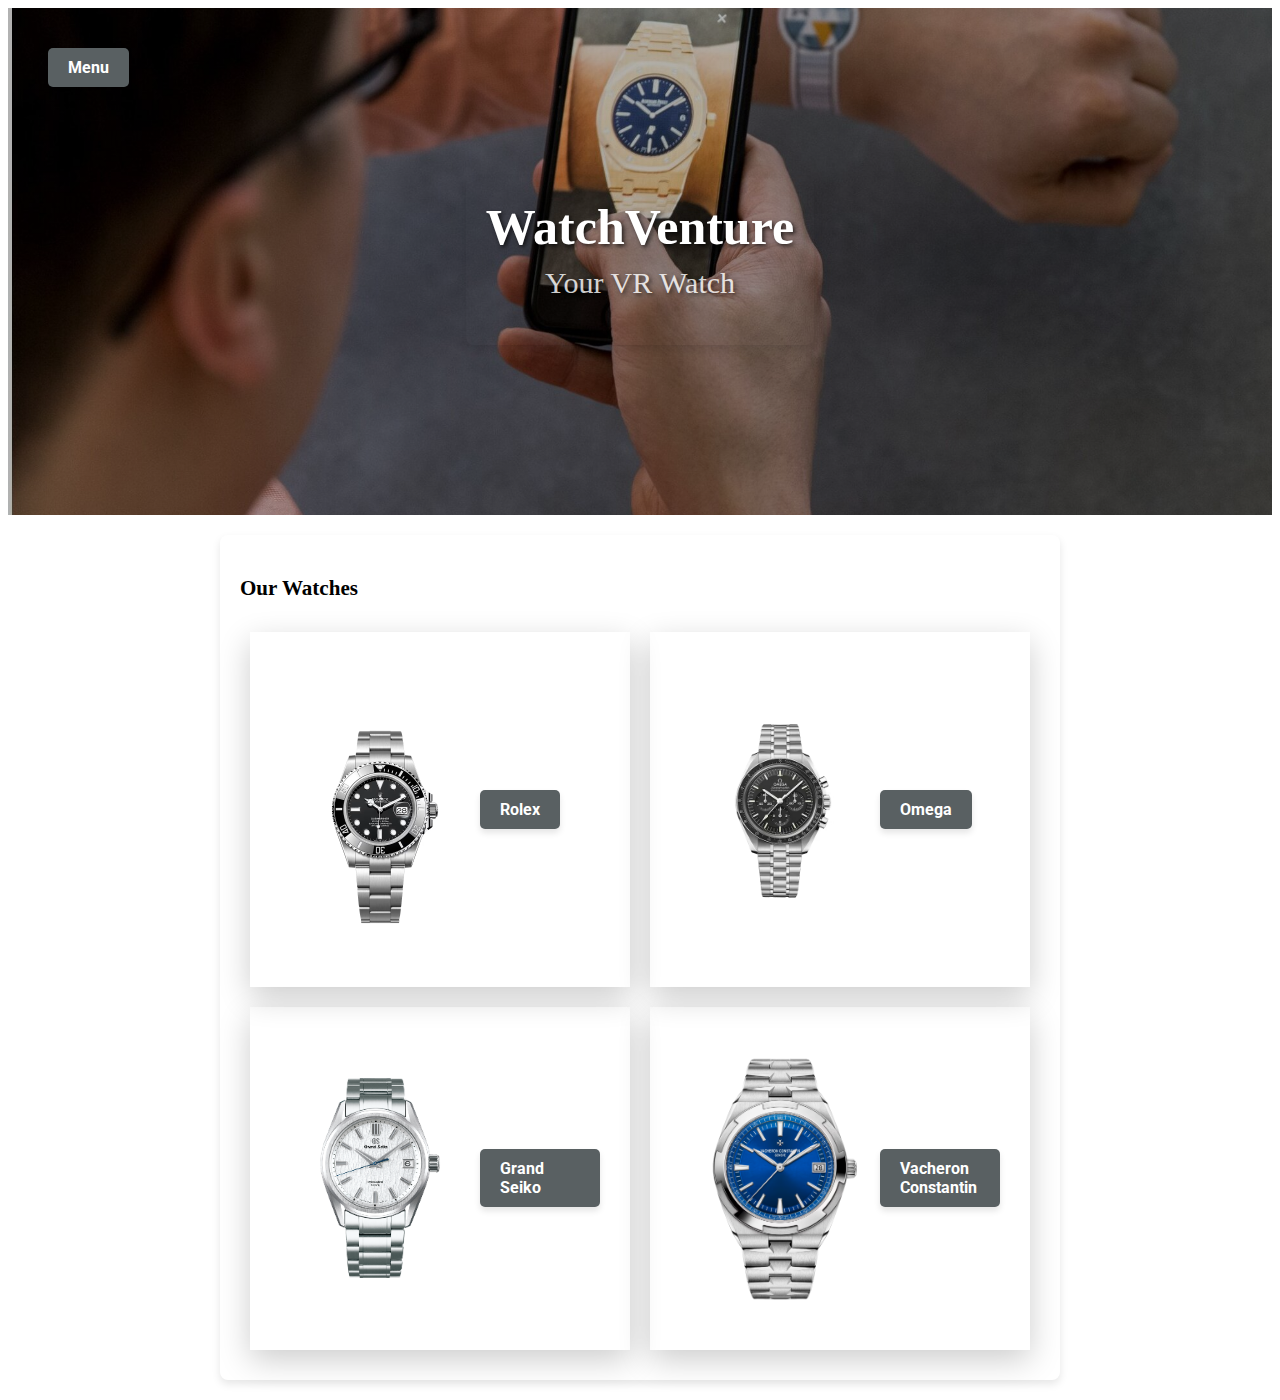
<file: index.html>
<!DOCTYPE html>
<html lang="en">
<head>
    <meta charset="UTF-8">
    <title>WatchVenture</title>
    <link rel="stylesheet" href="css/style.css">
</head>
<body>
    <header>
    <div class="banner">
        <div class="container">
            <h1>WatchVenture</h1>
            <h2>Your VR Watch</h2>
            <div class="menu-container">
                <a href="menu.html" class="btn-menu">Menu</a>
                <div class="dropdown-menu">
                    <a href="shop.html">Shop</a>
                    <a href="configurator.html">Configurator</a>
                    <a href="about.html">About Us</a>
                </div>
            </div>
        </div>
    </div>
</header>


        </div>
    </header>

    <main>
        

        <!-- Card Grid Section -->
        <section class="container">
            <h3>Our Watches</h3>

                <div class="cards">

                <div class="card">
                    <img src="images/Rolex.avif" alt="Rolex Watch">
                    <a href="#" class="btn-blue">Rolex</a>
                </div>
                <div class="card">
                    <img src="images/Omega.avif" alt="Omega Watch">
                    <a href="#" class="btn-blue">Omega</a>
             </div>
                <div class="card">
                    <img src="images/Grandseiko.png" alt="Grand Seiko Watch">
                    <a href="#" class="btn-blue">Grand Seiko</a>
  </div>

                    <div class="card">
                    <img src="images/vacheron.avif" alt="Vacheron Constantin Watch">
                    <a href="#" class="btn-blue">Vacheron Constantin</a>
                </div>

                </div>

            </div>
        </section>
    </main>
</body>
</html>
</file>
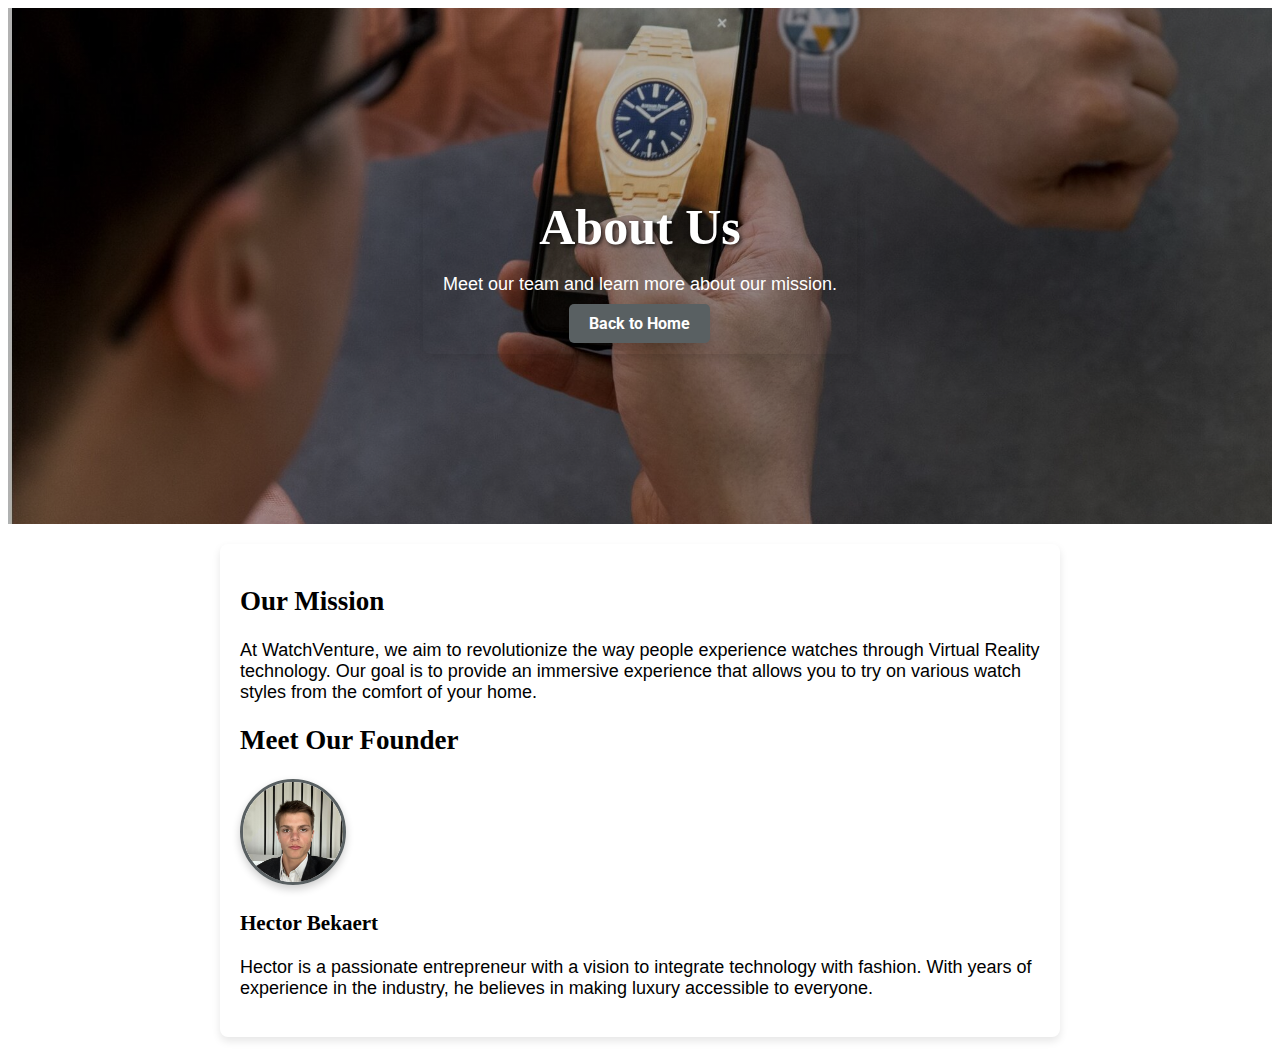
<file: about.html>
<!DOCTYPE html>
<html lang="en">
<head>
    <meta charset="UTF-8">
    <title>About Us - WatchVenture</title>
    <link rel="stylesheet" href="css/style.css">
</head>
<body>
    <header>
        <div class="banner">
            <div class="container">
                <h1>About Us</h1>
                <p>Meet our team and learn more about our mission.</p>
                <a href="index.html" class="btn-blue">Back to Home</a>
            </div>
        </div>
    </header>

    <main>
        <section class="container">
            <h2>Our Mission</h2>
            <p>At WatchVenture, we aim to revolutionize the way people experience watches through Virtual Reality technology. Our goal is to provide an immersive experience that allows you to try on various watch styles from the comfort of your home.</p>
            
            <h2>Meet Our Founder</h2>
            <div class="founder-profile">
                <img class="avatar" src="images/WhatsApp Image 2024-10-06 at 15.50.34.jpeg" alt="Hector Bekaert">
                <div class="founder-info">
                    <h3>Hector Bekaert</h3>
                    <p>Hector is a passionate entrepreneur with a vision to integrate technology with fashion. With years of experience in the industry, he believes in making luxury accessible to everyone.</p>
                </div>
            </div>
        </section>
    </main>
</body>
</html>
</file>
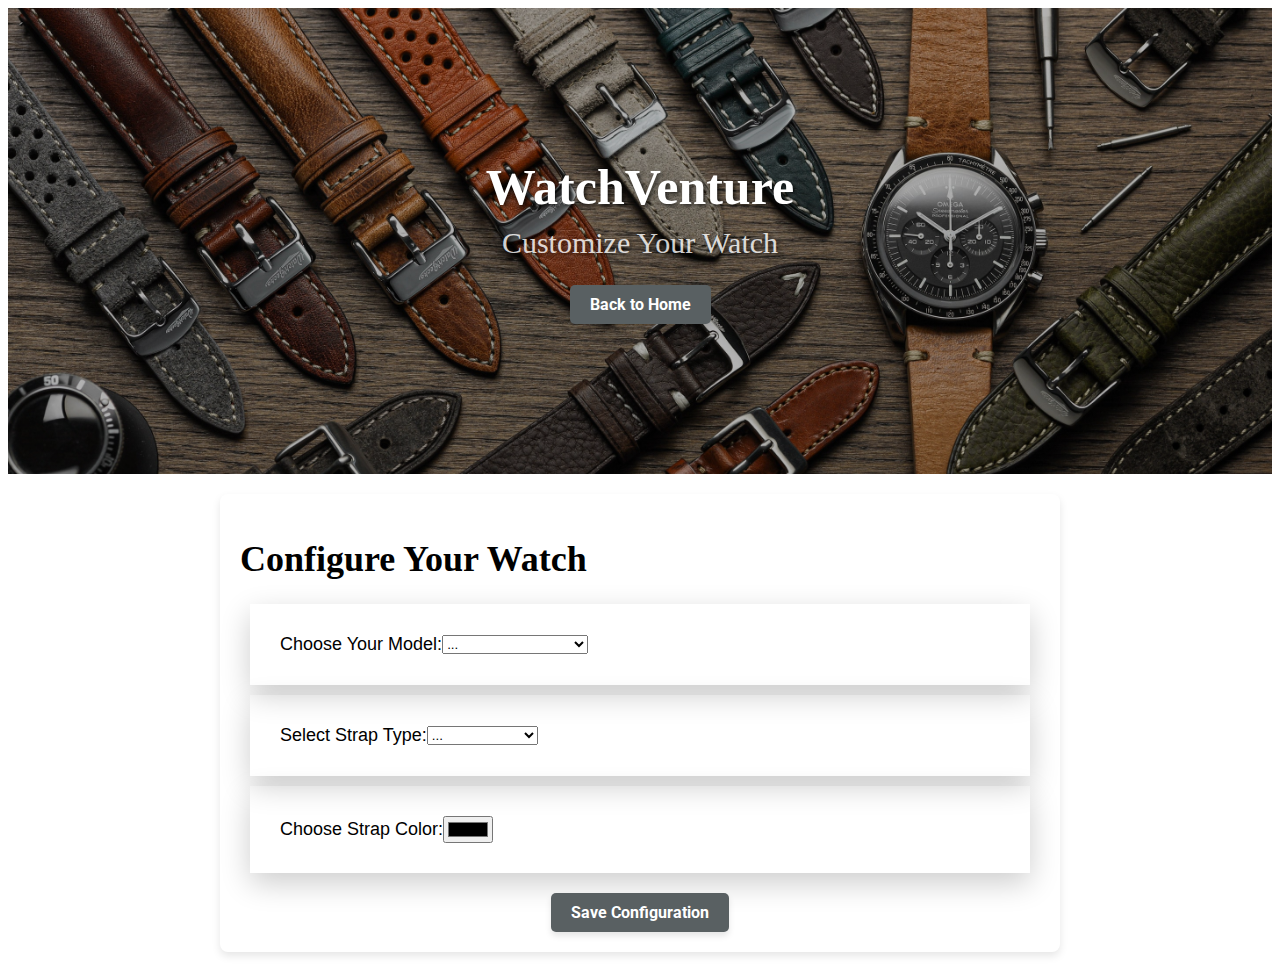
<file: configurator.html>
<!DOCTYPE html>
<html lang="en">
<head>
    <meta charset="UTF-8">
    <title>WatchVenture Configurator</title>
    <link rel="stylesheet" href="css/style.css">
    
</head>
<body>
    <!-- Banner Section -->
    <header>
        <div class="bannerconfig">
            <h1>WatchVenture</h1>
            <h2>Customize Your Watch</h2>
                     <a href="index.html" class="btn-blue">Back to Home</a>
        </div>
    </header>

    <!-- Configurator Content -->
    <main class="container">
        <h1>Configure Your Watch</h1>
        
        <!-- Watch Model Selection -->
     
        <div class="config-option">
            <label for="model">Choose Your Model:</label>
            <select id="model" name="model">
                <option value="#">...</option>
                <option value="rolex">Rolex</option>
                <option value="omega">Omega</option>
                <option value="grand-seiko">Grand Seiko</option>
                <option value="vacheron">Vacheron Constantin</option>
            </select>
        </div>

        <!-- Strap Type Selection -->
        <div class="config-option">
            <label for="strap">Select Strap Type:</label>
            <select id="strap" name="strap">
                <option value="#">...</option>
                <option value="leather">Leather</option>
                <option value="metal">Stainless Steal</option>
                <option value="gold">Yellow Gold</option>
                <option value="rubber">Rubber</option>
            </select>
        </div>

        <!-- Color Picker for Strap -->
        <div class="config-option">
            <label for="color">Choose Strap Color:</label>
            <input type="color" id="color" name="color" value="#000000">
        </div>

        <!-- Submit Button -->
           <div class="btn-container">
    <button class="btn-configure">Save Configuration</button>
</div>

    </main>
</body>
</html>
</file>
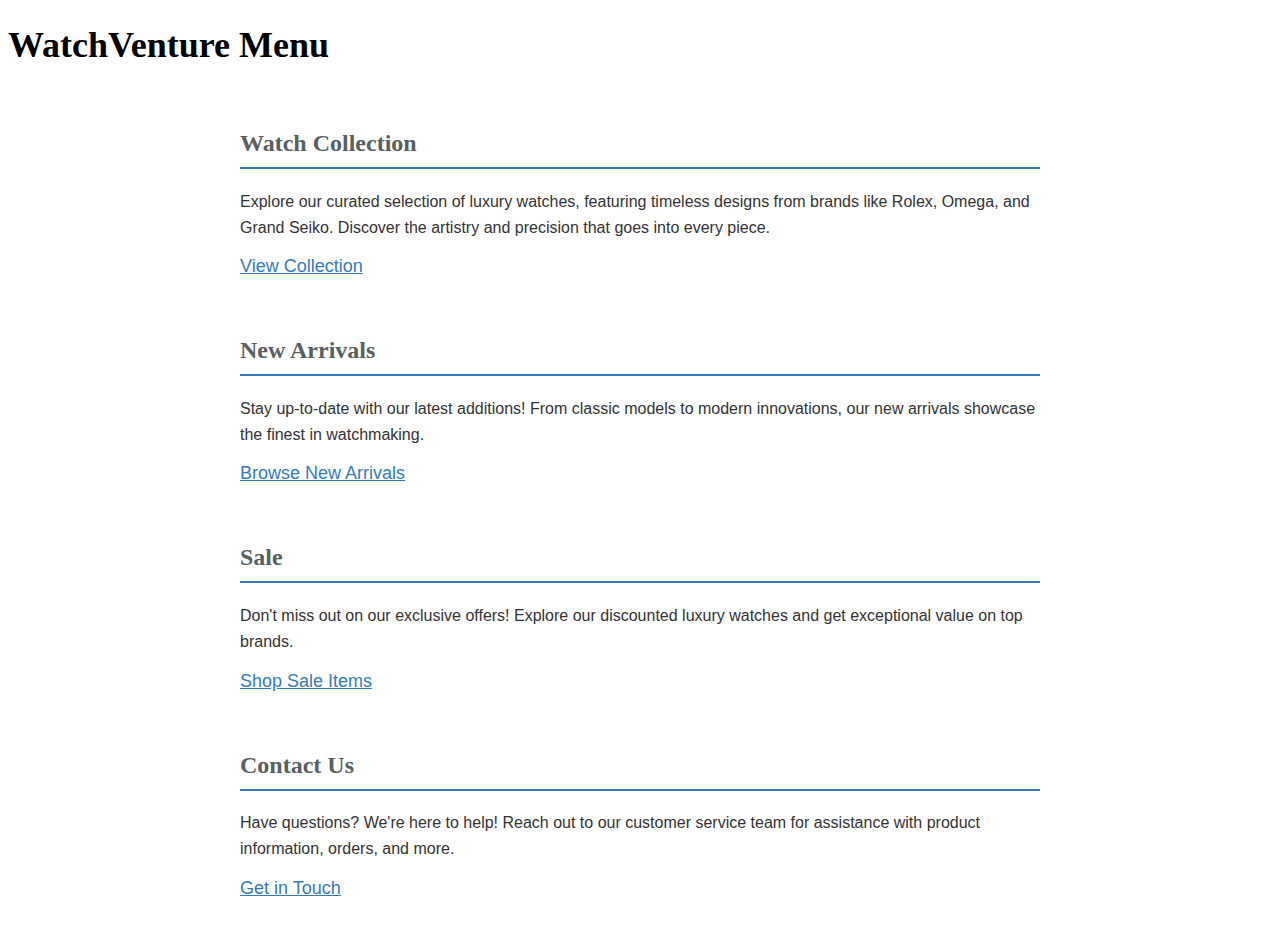
<file: menu.html>
<!DOCTYPE html>
<html lang="en">
<head>
    <meta charset="UTF-8">
    <title>WatchVenture Menu</title>
    <link rel="stylesheet" href="css/style.css">
    <style>
        /* Additional styles for the menu page */
        .menu-section {
            padding: 20px;
            max-width: 800px;
            margin: 0 auto;
        }

        .menu-section h2 {
            font-size: 24px;
            color: #596062;
            margin-top: 20px;
            border-bottom: 2px solid #357ABD;
            padding-bottom: 10px;
        }

        .menu-section p {
            color: #333;
            font-size: 16px;
            line-height: 1.6;
        }

        .menu-section a {
            color: #357ABD;
            text-decoration: underline;
        }
    </style>
</head>
<body>
    <header>
        <h1>WatchVenture Menu</h1>
    </header>

    <main>
        <section class="menu-section" id="watch-collection">
            <h2>Watch Collection</h2>
            <p>Explore our curated selection of luxury watches, featuring timeless designs from brands like Rolex, Omega, and Grand Seiko. Discover the artistry and precision that goes into every piece.</p>
            <a href="collection.html">View Collection</a>
        </section>

        <section class="menu-section" id="new-arrivals">
            <h2>New Arrivals</h2>
            <p>Stay up-to-date with our latest additions! From classic models to modern innovations, our new arrivals showcase the finest in watchmaking.</p>
            <a href="newarrivals.html">Browse New Arrivals</a>
        </section>

        <section class="menu-section" id="sale">
            <h2>Sale</h2>
            <p>Don't miss out on our exclusive offers! Explore our discounted luxury watches and get exceptional value on top brands.</p>
            <a href="sale.html">Shop Sale Items</a>
        </section>

        <section class="menu-section" id="contact-us">
            <h2>Contact Us</h2>
            <p>Have questions? We're here to help! Reach out to our customer service team for assistance with product information, orders, and more.</p>
            <a href="contact.html">Get in Touch</a>
        </section>
    </main>
</body>
</html>
</file>
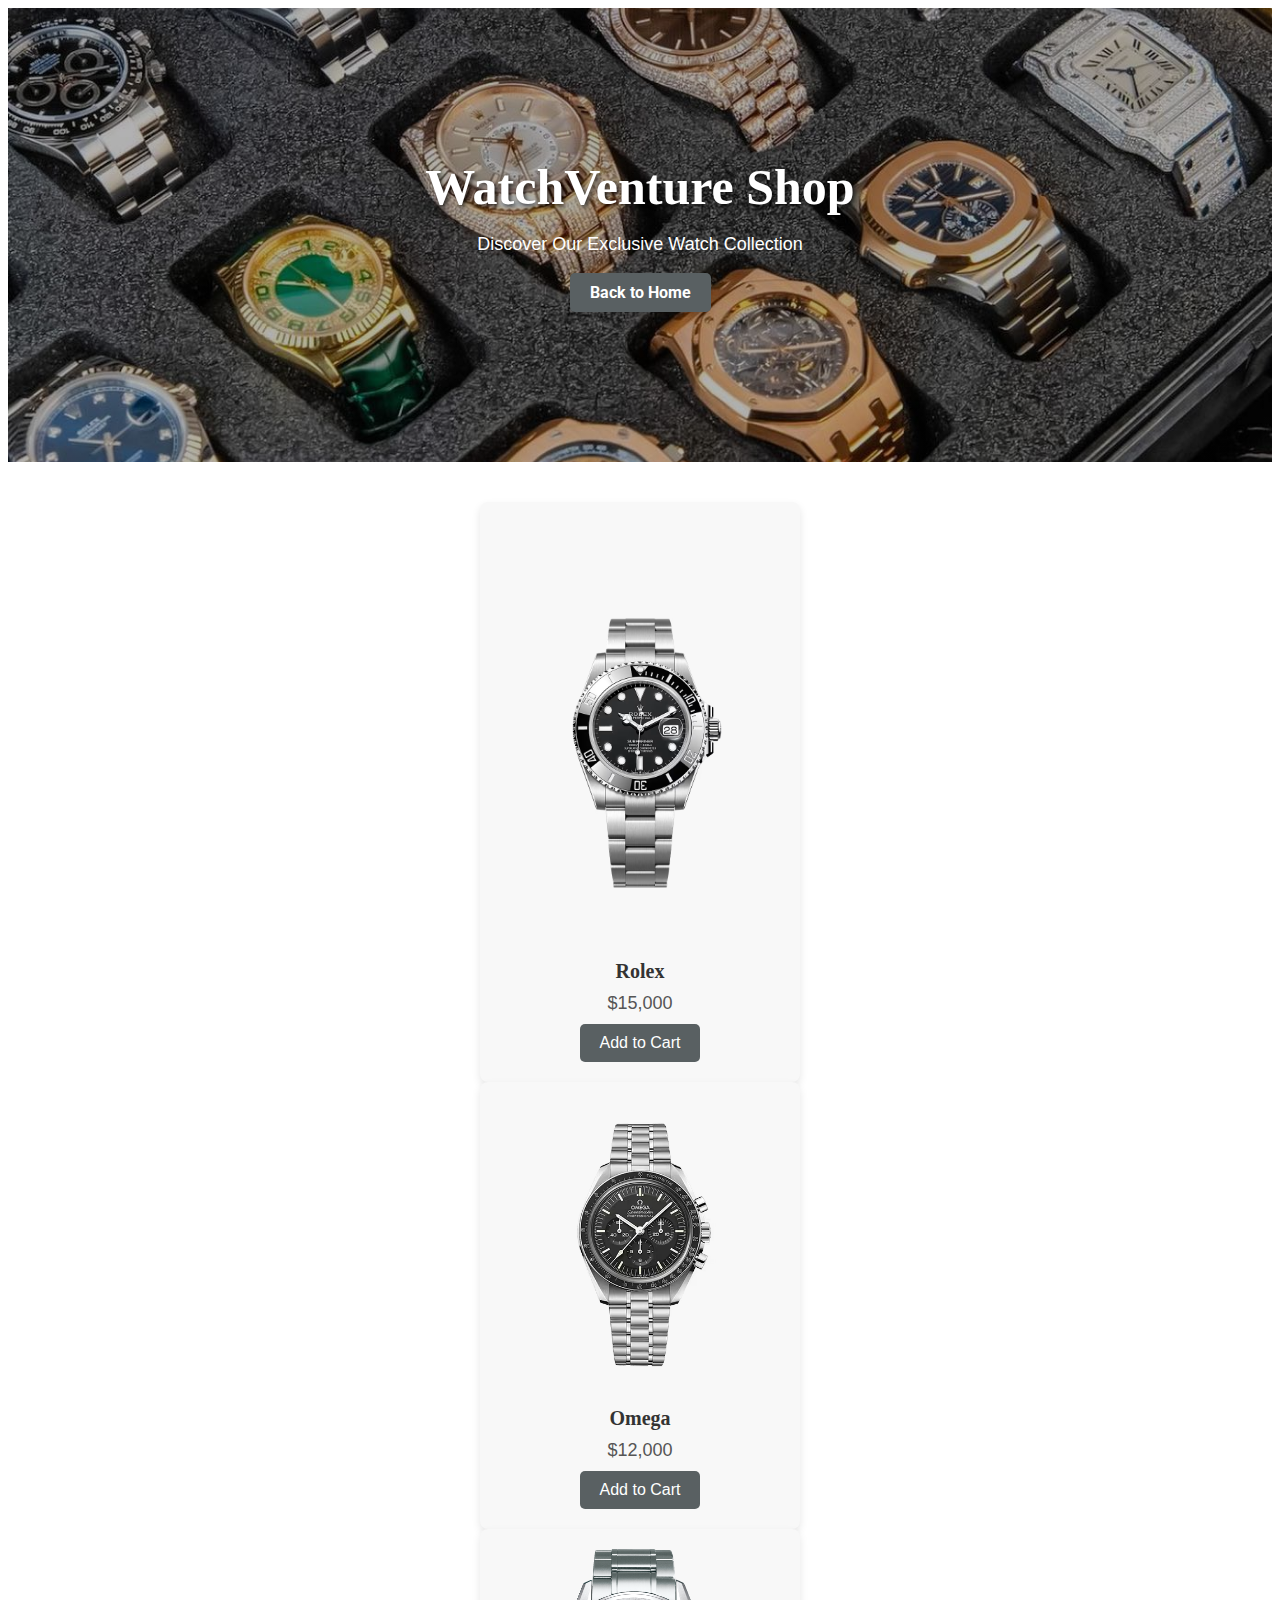
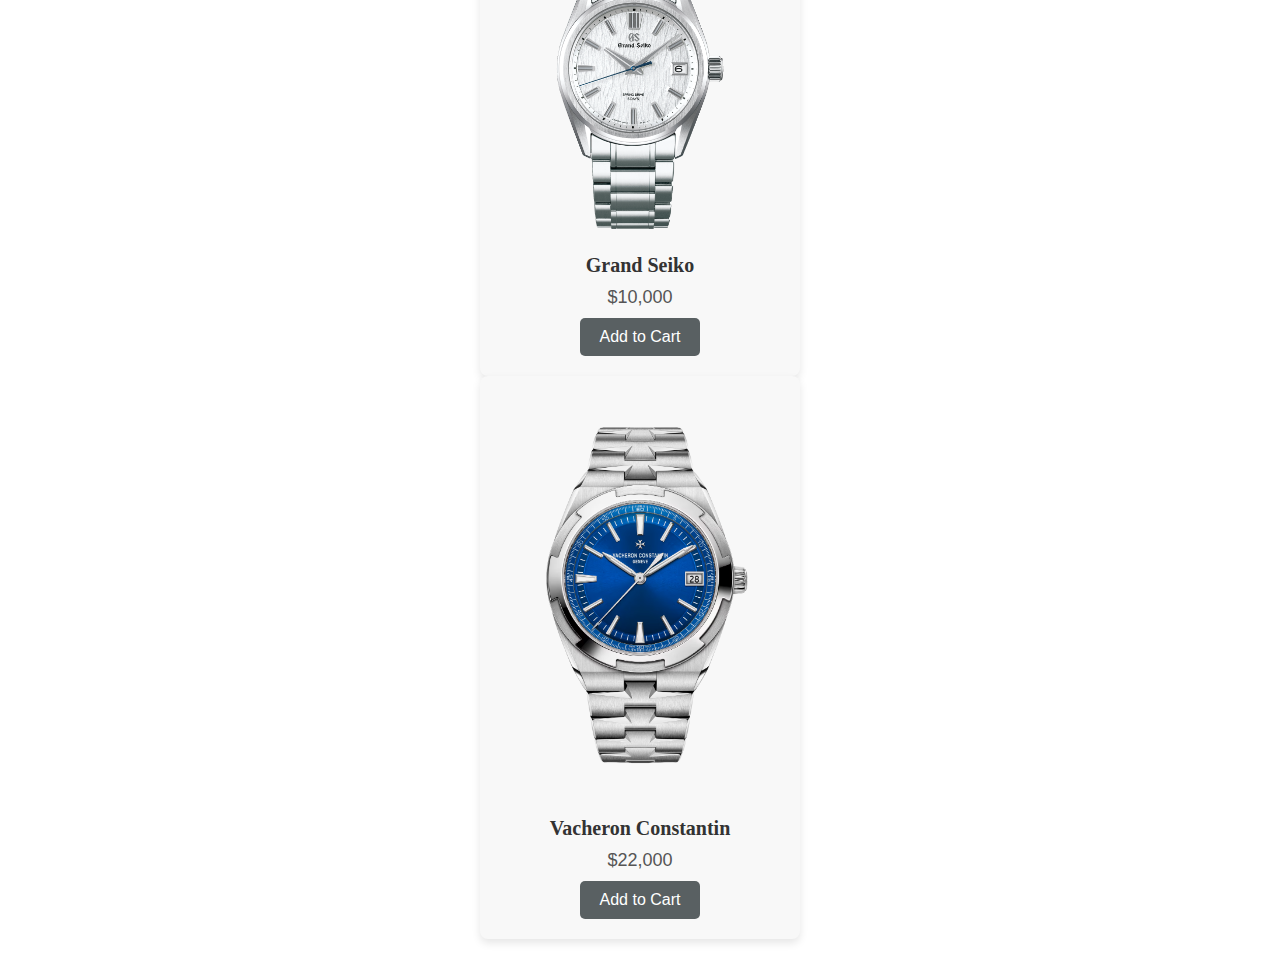
<file: shop.html>
<!DOCTYPE html>
<html lang="en">
<head>
    <meta charset="UTF-8">
    <title>WatchVenture Shop</title>
    <link rel="stylesheet" href="css/style.css">
</head>
<body>
    <!-- Header with Banner -->
    <header>
        <div class="shopbanner">
            <h1>WatchVenture Shop</h1>
            <p>Discover Our Exclusive Watch Collection</p>
            <a href="index.html" class="btn-blue">Back to Home</a>
        </div>
    </header>

    <!-- Main Content -->
    <main class="shop-container">
        <section class="shop-items">
            <div class="item">
                <img src="images/Rolex.avif" alt="Rolex Watch">
                <h3>Rolex</h3>
                <p>$15,000</p>
                <button class="btn-add-cart">Add to Cart</button>
            </div>
            <div class="item">
                <img src="images/Omega.avif" alt="Omega Watch">
                <h3>Omega</h3>
                <p>$12,000</p>
                <button class="btn-add-cart">Add to Cart</button>
            </div>
            <div class="item">
                <img src="images/Grandseiko.png" alt="Grand Seiko Watch">
                <h3>Grand Seiko</h3>
                <p>$10,000</p>
                <button class="btn-add-cart">Add to Cart</button>
            </div>
             <div class="item">
                <img src="images/vacheron.avif" alt="Vacheron Constantin Watch">
                <h3>Vacheron Constantin</h3>
                <p>$22,000</p>
                <button class="btn-add-cart">Add to Cart</button>
            </div>
            <!-- Add more items as needed -->
        </section>
    </main>
</body>
</html>
</file>
<file: css/style.css>
@import url("https://fonts.googleapis.com/css?family=Lora|Roboto ");

@import url("components/container.css");

@import url("components/avatar.css");

@import url("components/button.css");

@import url("components/banner.css");

@import url("components/card.css");

@import url("components/menu.css");

@import url("components/config.css");

@import url("components/shop.css");

a {
    text-decoration: none ;
}

@import url('https://fonts.googleapis.com/css2?family=Didot&family=Montserrat:wght@400;700&display=swap');

h1, h2, h3 {
    font-family: 'Didot', serif; /* or 'Bodoni' if available */
    font-weight: bold;
}

body {
    font-family: 'Montserrat', sans-serif;
     font-size: 18px;
}
</file>
